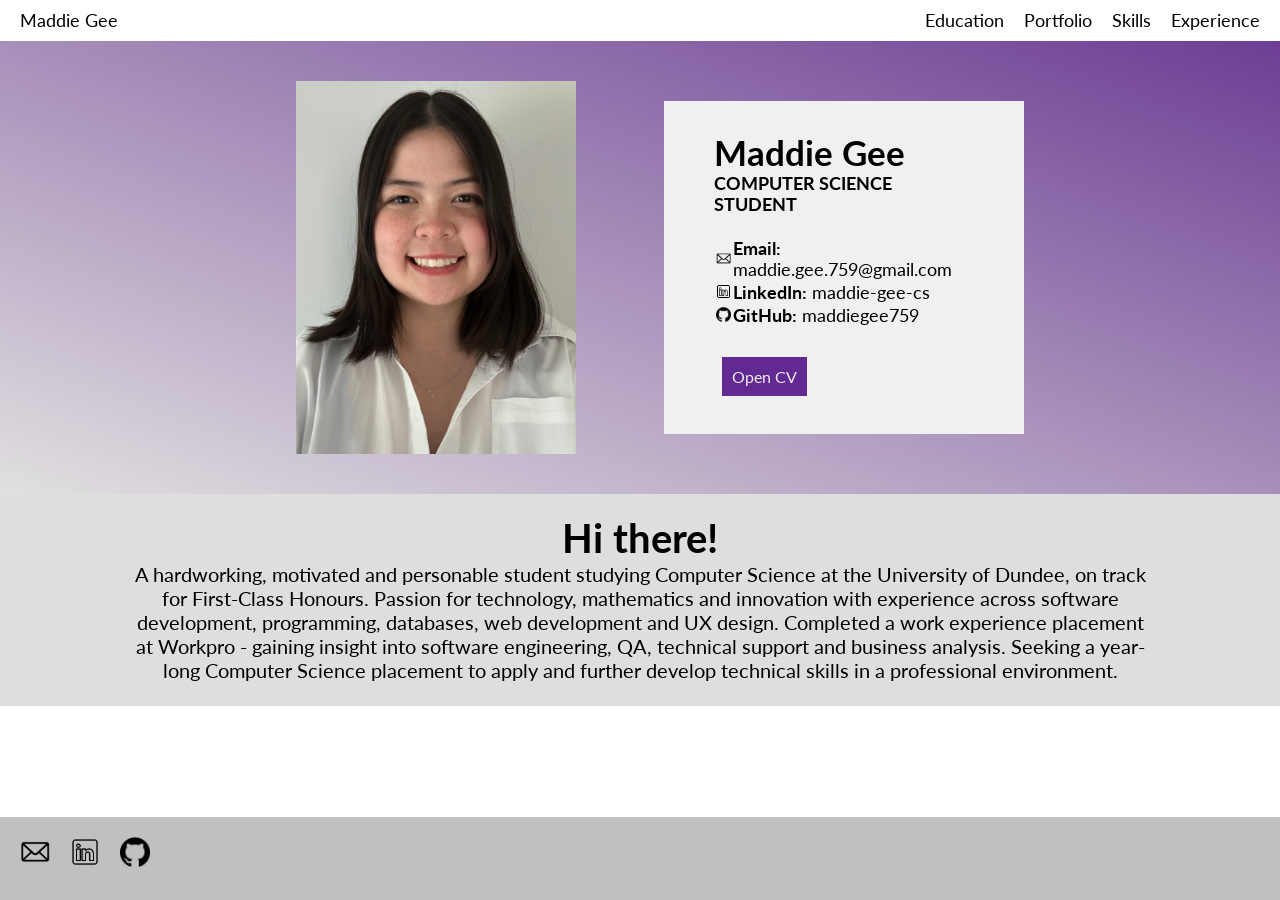
<file: index.html>
<!DOCTYPE html>
<html lang="en">
<head>
    <meta charset="UTF-8">
    <meta name="viewport" content="width=device-width, initial-scale=1.0">
    <title>Maddie Gee</title>
    <link rel="icon" type="image/x-icon" href="assets/logo.png">
    <link rel="stylesheet" href="styles.css">
    <link href='https://fonts.googleapis.com/css?family=Lato' rel='stylesheet'>
    <script defer src="scripts/navbar.js"></script>
    <script defer src="scripts/footer.js"></script>
    <base target="_blank"> <!--new tab always-->
</head>
<body>
    <div class="container">
        <div class="grid-container">
            <div>
                <!--empty left-->
            </div>
            <div class="pfp-container">
                <img src="assets/mgpfp.JPEG" alt="Maddie Gee" class="profile-pic">
            </div>
            <div>
                <!--empty middle-->
            </div>
            <div class="grid-item">
                <h1>Maddie Gee</h1>
                <h4>COMPUTER SCIENCE STUDENT</h4>
                <br>
                <table>
                    <tr>
                        <td><a href="mailto:maddie.gee.759@gmail.com"><img src="assets/emailIcon.png" alt="Email Icon" class="icon"></a></td>
                        <td><strong>Email:</strong> <a href="mailto:maddie.gee.759@gmail.com">maddie.gee.759@gmail.com</a></td>
                    </tr>
                    <tr>
                        <td><a href="https://www.linkedin.com/in/maddie-gee-cs/"><img src="assets/linkedinIcon.png" alt="LinkedIn Icon" class="icon"></a></td>
                        <td><strong>LinkedIn:</strong> <a href="https://www.linkedin.com/in/maddie-gee-cs/">maddie-gee-cs</a></td>
                    </tr>
                    <tr>
                        <td><a href="https://github.com/maddiegee759"><img src="assets/githubIcon.png" alt="GitHub Icon" class="icon"></a></td>
                        <td><strong>GitHub:</strong> <a href="https://github.com/maddiegee759">maddiegee759</a></td>
                    </tr>
                </table>

                <!-- # Source - https://stackoverflow.com/a/18676770-->
                <br>
                <button class="smallButton" onclick="window.open('Maddie_Gee_CV.pdf')"><p>Open CV</p></button>
            </div>
            <div>
                <!--empty right-->
            </div>
        </div>
    </div>

    <!-- content-->
    <div class="container2">
        <h1 style="text-align: center">Hi there!</h1>
        <div class="intro">
            <p>A hardworking, motivated and personable student studying Computer Science at the University of Dundee, on track for First-Class Honours. Passion for technology, mathematics and innovation with experience across software development, programming, databases, web development and UX design. Completed a work experience placement at Workpro - gaining insight into software engineering, QA, technical support and business analysis. Seeking a year-long Computer Science placement to apply and further develop technical skills in a professional environment.</p>
            <br>
        </div>
    </div>
    

    <!--
    <div class="heading">
        <h1>Education</h1>
    </div>
    <div class="container2">
        <h3>University of Dundee 2025-2029</h3>
        <h4>Computer Science BSc (Hons)</h4>
        <p><strong>Key strengths</strong></p>
        <ul style="list-style-type:none;">
            <li>Programming & Software Development</li>
            <li>Web Development</li>
            <li>Computer Science Theory & Mathematics</li>
            <li>UI/UX Design</li>
            <li>Databases & Computer Systems</li>
            <li>Algorithms & Problem-Solving</li>
            <li>AI & Machine Learning</li>
        </ul>

        <p><strong>Leadership & Interests</strong></p>
        <ul style="list-style-type:none;">
            <li>Founder and Co-President ‘Women in STEM’ Society (2026/27)</li>
            <li>Vice-Captain Karate (2026/27)</li>
            <li>OpSoc, Tennis, Computing Society</li>
        </ul>
        <br>
        <h3>Edinburgh College 2024-2025</h3>
        <h4>HNC: Software Development</h4>
        <p>Grade A</p>

        <div class="center">
            <button class="smallButton" onclick="window.open('education.html')"><p>Read more</p></button>
        </div>
    </div>

    <div class="heading">
        <h1>Portfolio</h1>
    </div>
    <div class="container2">
        <div class="section">
            <h3>InTheSea - Dating Website</h3>
            <div class="text-img">
                <a href="https://github.com/maddiegee759/InTheSeaDatingWebsite" target="_blank"><img src="./assets/its.png" alt="InTheSea Logo"></a>
                <p>A full stack dating website developed as part of a four-person team. Built a responsive frontend and Flask backend, with integration of the StarLoveMatch API. This project demonstrates use of external APIs, server-side development and collaborative software development.</p>                                
                <button class="tech-stack-mini"><p>HTML</p></button>
                <button class="tech-stack-mini"><p>CSS</p></button>
                <button class="tech-stack-mini"><p>JavaScript</p></button>
                <button class="tech-stack-mini"><p>Flask</p></button>
                <button class="tech-stack-mini"><p>Python</p></button>
                <button class="tech-stack-mini"><p>StarLoveMatch API</p></button>
            </div>
            <div class="center">
                <button class="smallButton" onclick="window.open('https://github.com/maddiegee759/InTheSeaDatingWebsite')"><img src="./assets/githubIconWhite.png" alt="GitHub Logo" class="icon">InTheSea</button>
            </div>
        </div>

        <div class="section">
            <div>
                <h3>Flight Path Optimisation using Dijkstra's Algorithm</h3>
                <div class="text-img">
                    <a href="https://github.com/maddiegee759/flightPathDijkstra" target="_blank"><img src="./assets/dijkstras.png" alt="Dijkstra's Algorithm Diagram"></a>
                    <p>A C program that models flight routes as a graph and uses Dijkstra's algorithm to determine the most efficient path between destinations. This project demonstrates practical application of graph theory, algorithm design and computational efficiency.</p>
                    <button class="tech-stack-mini"><p>C</p></button>
                </div>
            </div>
            <div class="center">
                <button class="smallButton" onclick="window.open('https://github.com/maddiegee759/flightPathDijkstra')"><img src="./assets/githubIconWhite.png" alt="GitHub Logo" class="icon">flightPathDijkstra</button>
            </div>
        </div>

        <div class="section">
            <div>
                <h3>Indago - Motivational Study App</h3>
                <div class="text-img">
                    <a href="https://www.figma.com/design/W0KWvjtggMyDrPI3pUkGVa/Design-Wireframes?node-id=105-416&t=jcu6RHz1TbH3QksI-0" target="_blank"><img src="./assets/indago.png" alt="Indago"></a>
                    <p>High-fidelity prototype for a motivational, study app aimed at older students. Used evidence-based methods of gamification, including point systems, badges, and progress tracking to encourage user engagement. Atomic design was a consistent priority during the design process shown through the use of reusable components and a consistent styling.</p>
                    <button class="tech-stack-mini"><p>Figma</p></button>
                    <button class="tech-stack-mini"><p>Pix2d</p></button>
                </div>
            </div>
            <div class="center">
                <button class="smallButton" onclick="window.open('https://www.figma.com/design/wQqTHBS0kqMPsyXi7RCDRn/Indago--Copy-?node-id=105-416&t=sPdwGp07fZix3O9V-1')"><img src="./assets/figmaIcon.png" alt="Figma Logo" class="icon">Indago</button>
            </div>
        </div>

        <div class="section">
            <div>
                <h3>Games Like Wordle</h3>
                <div class="text-img">
                    <a href="https://maddiegee759.github.io/gamesLikeWordle.github.io/index.html" target="_blank"><img src="./assets/dice.png" alt="gamesLikeWordle"></a>
                    <p>A simple website providing a single, convenient place to access a collection of browser-based games. Designed and developed an accessible interface and deployed the project as a live website for personal use and sharing. </p>
                    <button class="tech-stack-mini"><p>HTML</p></button>
                    <button class="tech-stack-mini"><p>CSS</p></button>
                    <button class="tech-stack-mini"><p>JavaScript</p></button>
                </div>
            </div>
            <div class="center">
                <button class="smallButton" onclick="window.open('https://github.com/maddiegee759/gamesLikeWordle.github.io')"><img src="./assets/githubIconWhite.png" alt="GitHub Logo" class="icon">gamesLikeWordle</button>            
                <button class="smallButton" onclick="window.open('https://gameslikewordle.co.uk')"><img src="./assets/web.png" alt="Web Icon" class="icon">gamesLikeWordle</button>            
            </div>
        </div>

        <div class="center">
            <button class="smallButton" onclick="window.open('portfolio.html')"><p>Read more</p></button>
        </div>
    </div>

    <div class="heading">
        <h1>Skills</h1>
    </div>
    <div class="container2">
        <p>Lorem ipsum dolor sit amet, consectetur adipiscing elit. Sed do eiusmod tempor incididunt ut labore et dolore magna aliqua.ed ut perspiciatis unde omnis iste natus error sit voluptatem accusantium doloremque laudantium, totam rem aperiam, eaque ipsa quae ab illo inventore veritatis et quasi architecto beatae vitae dicta sunt explicabo. Nemo enim ipsam voluptatem quia voluptas sit aspernatur aut odit aut fugit, sed quia consequuntur magni dolores eos qui ratione voluptatem sequi nesciunt. Neque porro quisquam est, qui dolorem ipsum quia dolor sit amet, consectetur, adipisci velit, sed quia non numquam eius modi tempora incidunt ut labore et dolore magnam aliquam quaerat voluptatem. Ut enim ad minima veniam, quis nostrum exercitationem ullam corporis suscipit laboriosam, nisi ut aliquid ex ea commodi consequatur? Quis autem vel eum iure reprehenderit qui in ea voluptate velit esse quam nihil molestiae consequatur, vel illum qui dolorem eum fugiat quo voluptas nulla pariatur?</p>
        <div class="center">
            <button class="smallButton" onclick="window.open('skills.html')"><p>Read more</p></button>
        </div>
    </div>
    
    <div class="heading">
        <h1>Experience</h1>
    </div>
    <div class="container2">
        <p>Lorem ipsum dolor sit amet, consectetur adipiscing elit. Sed do eiusmod tempor incididunt ut labore et dolore magna aliqua. ed ut perspiciatis unde omnis iste natus error sit voluptatem accusantium doloremque laudantium, totam rem aperiam, eaque ipsa quae ab illo inventore veritatis et quasi architecto beatae vitae dicta sunt explicabo. Nemo enim ipsam voluptatem quia voluptas sit aspernatur aut odit aut fugit, sed quia consequuntur magni dolores eos qui ratione voluptatem sequi nesciunt. Neque porro quisquam est, qui dolorem ipsum quia dolor sit amet, consectetur, adipisci velit, sed quia non numquam eius modi tempora incidunt ut labore et dolore magnam aliquam quaerat voluptatem. Ut enim ad minima veniam, quis nostrum exercitationem ullam corporis suscipit laboriosam, nisi ut aliquid ex ea commodi consequatur? Quis autem vel eum iure reprehenderit qui in ea voluptate velit esse quam nihil molestiae consequatur, vel illum qui dolorem eum fugiat quo voluptas nulla pariatur?</p>
        <div class="center">
            <button class="smallButton" onclick="window.open('experience.html')"><p>Read more</p></button>
        </div>
    </div>
    !-->
</body>
</html>
</file>
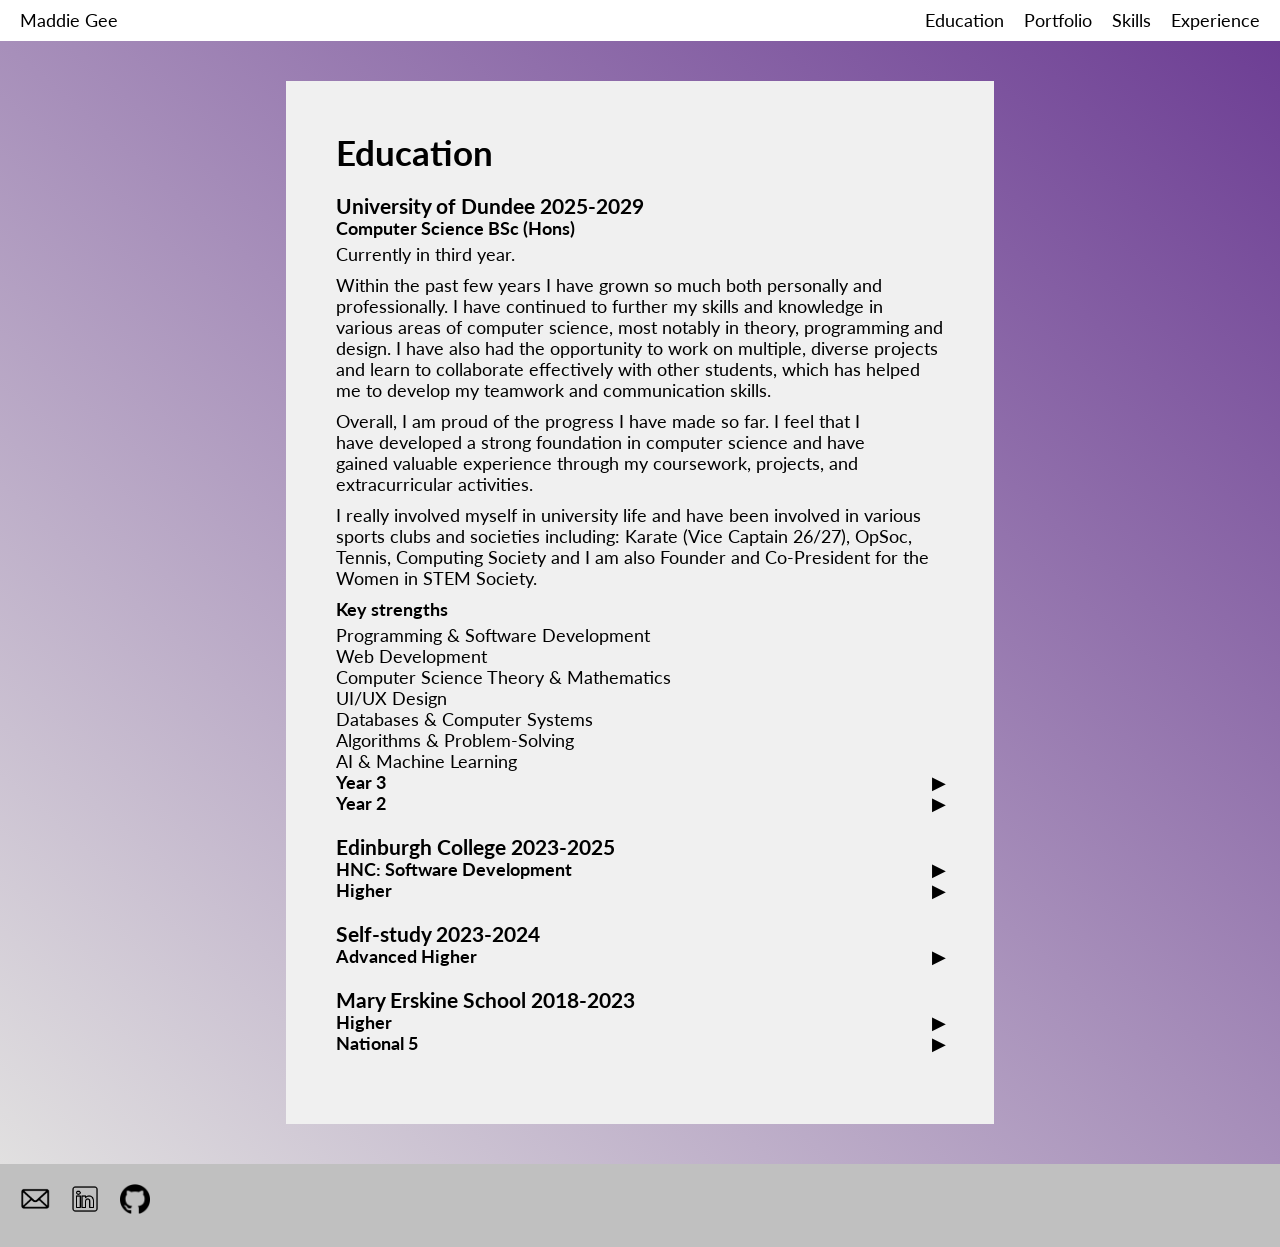
<file: education.html>
<!DOCTYPE html>
<html lang="en">
<head>
    <meta charset="UTF-8">
    <meta name="viewport" content="width=device-width, initial-scale=1.0">
    <title>Education</title>
    <link rel="icon" type="image/x-icon" href="assets/logo.png">
    <link rel="stylesheet" href="styles.css">
    <link href='https://fonts.googleapis.com/css?family=Lato' rel='stylesheet'>
    <script defer src="scripts/navbar.js"></script>
    <script defer src="scripts/footer.js"></script>
</head>
<body>    
    <div class="container">
        <div class="centre-container">
            <div>
                <!--empty left-->
            </div>
            <div class="centre-grid-item">
                <h1>Education</h1>
                <br>
                <h3>University of Dundee 2025-2029</h3>
                <h4>Computer Science BSc (Hons)</h4>
                <p>Currently in third year.</p>
                <p>Within the past few years I have grown so much both personally and professionally. I have continued to further my skills and knowledge in various areas of computer science, most notably in theory, programming and design. I have also had the opportunity to work on multiple, diverse projects and learn to collaborate effectively with other students, which has helped me to develop my teamwork and communication skills.</p>
                <p>Overall, I am proud of the progress I have made so far. I feel that I have developed a strong foundation in computer science and have gained valuable experience through my coursework, projects, and extracurricular activities.</p>
                <p>I really involved myself in university life and have been involved in various sports clubs and societies including: Karate (Vice Captain 26/27), OpSoc, Tennis, Computing Society and I am also Founder and Co-President for the Women in STEM Society.</p>
                <p><strong>Key strengths</strong></p>
                <ul style="list-style-type:none;">
                    <li>Programming & Software Development</li>
                    <li>Web Development</li>
                    <li>Computer Science Theory & Mathematics</li>
                    <li>UI/UX Design</li>
                    <li>Databases & Computer Systems</li>
                    <li>Algorithms & Problem-Solving</li>
                    <li>AI & Machine Learning</li>
                </ul>
                
                <details>
                    <summary>
                        <h4>Year 3</h4>
                        <span class="icon">▶</span>
                    </summary>
                    <div class="flex-container">
                        <div class="flex-item">Mobile App Development</div>
                        <div class="flex-item">Information and Network Security</div>
                        <div class="flex-item">Theory of Computation</div>
                    </div>
                    <div class="flex-container">
                        <div class="flex-item">Software Architecture & Development Practices</div>
                        <div class="flex-item">Industrial Team Project</div>
                    </div>
                    <br>
                </details>
                
                <details>
                    <summary>
                        <h4>Year 2</h4>
                        <span class="icon">▶</span>
                    </summary>
                    <div class="flex-container">
                        <div class="flex-item">Modern Web Stack Development (A)</div>
                        <div class="flex-item">Multi-Paradigm Programming (A)</div>
                    </div>
                    <div class="flex-container">
                        <div class="flex-item">Database Systems (A)</div>
                        <div class="flex-item">User Interface Design (A)</div>
                    </div>
                    <div class="flex-container">
                        <div class="flex-item">Mathematics for Computer Science (A)</div>
                        <div class="flex-item">Operating Systems (A)</div>
                    </div>
                    <div class="flex-container">
                        <div class="flex-item">Intro to Artificial Intelligence and ML (B)</div>
                        <div class="flex-item">Software Engineering (A)</div>
                    </div>
                    <div class="flex-container">
                        <div class="flex-item">Employability for Computing Professionals</div>
                        <div class="flex-item">Personal Development Planning</div>
                    </div>
                    <br>
                </details>

                <br>
                <h3>Edinburgh College 2023-2025</h3>
                <details>
                    <summary>
                        <h4>HNC: Software Development</h4>
                        <span class="icon">▶</span>
                    </summary>
                        <div class="flex-container"><div class="flex-item"><strong>Graded Unit (A)</strong></div></div>
                        <div class="flex-container">
                            <div class="flex-item">Agile Development: Intro</div>
                            <div class="flex-item">Computer Systems Fundamentals</div>
                            <div class="flex-item">Developing Software: Intro</div>
                        </div>
                        <div class="flex-container">
                            <div class="flex-item">Mobile Technology</div>
                            <div class="flex-item">Professionalism and Ethics in Computing</div>
                            <div class="flex-item">SQL: Intro</div>
                        </div>
                        <div class="flex-container">
                            <div class="flex-item">Object Oriented Programming</div>
                            <div class="flex-item">Programming Foundations</div>
                            <div class="flex-item">Systems Foundations</div>
                        </div>
                        <div class="flex-container">
                            <div class="flex-item">Systems Development: Intro</div>
                            <div class="flex-item">Team Working in Computing</div>
                            <div class="flex-item">Troubleshooting Computing Problems</div>
                        </div>
                        <br>
                </details>

                <details>
                    <summary>
                        <h4>Higher</h4>
                        <span class="icon">▶</span>
                    </summary>
                    <div class="flex-container">
                        <div class="flex-item-2">A - Chemistry</div>
                        <div class="flex-item-2">A - German</div>
                    </div>
                    <br>
                </details>

                <br>
                <h3>Self-study 2023-2024</h3>
                <details>
                    <summary>
                        <h4>Advanced Higher</h4>
                        <span class="icon">▶</span>
                    </summary>
                    <div class="flex-container"><div class="flex-item-2">A - Mathematics</div></div>
                    <br>
                </details>

                

                <br>
                <h3>Mary Erskine School 2018-2023</h3>
                <details>
                    <summary>
                        <h4>Higher</h4>
                        <span class="icon">▶</span>
                    </summary>
                    <div class="flex-container">
                        <div class="flex-item-2">A - Mathematics</div>
                        <div class="flex-item-2">A - English</div>
                    </div>
                    <br>
                </details>
    
                <details>
                    <summary>
                        <h4>National 5</h4>
                        <span class="icon">▶</span>
                    </summary>
                        <div class="flex-container">
                        <div class="flex-item-2">A - Mathematics</div>
                        <div class="flex-item-2">A - English</div>
                    </div>
                    <div class="flex-container">
                        <div class="flex-item-2">A - Business Management</div>
                        <div class="flex-item-2">A - Computer Science</div>
                    </div>
                    <div class="flex-container">
                        <div class="flex-item-2">A - Chemistry</div>
                        <div class="flex-item-2">A - German</div>
                    </div>
                    <div class="flex-container"><div class="flex-item-2">A - History</div></div>
                    <br>
                </details>
            </div>
            <div>
                <!--empty right-->
            </div>
        </div>
    </div>
</body>
</html>
</file>
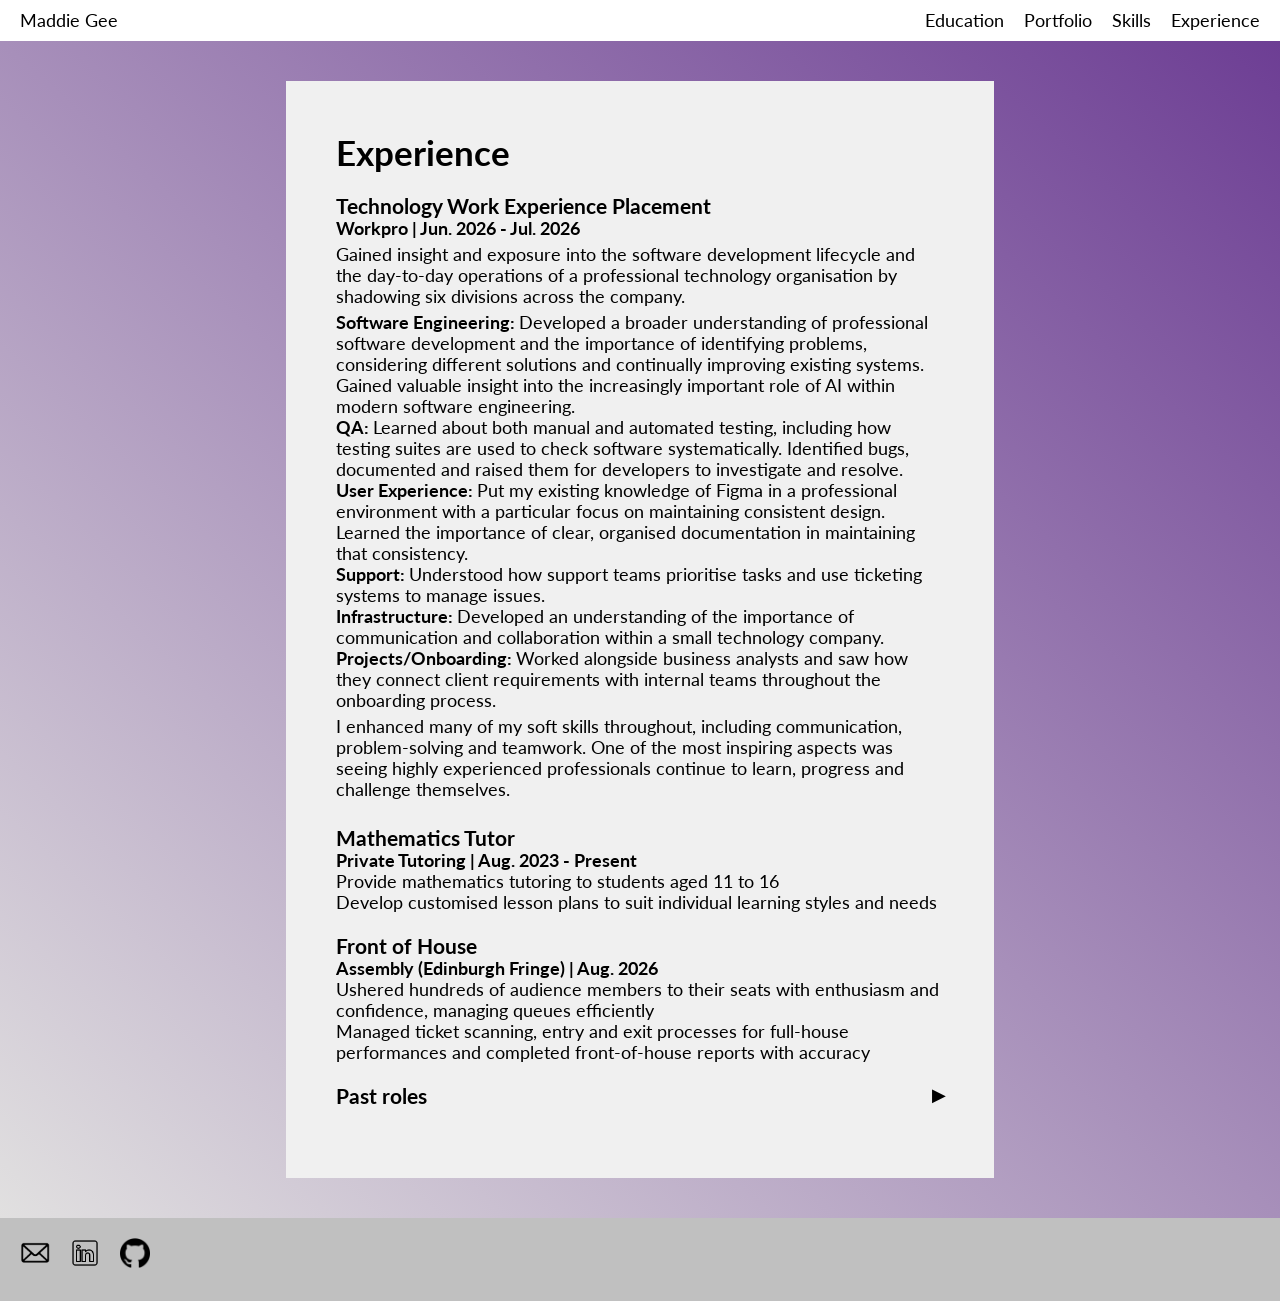
<file: experience.html>
<!DOCTYPE html>
<html lang="en">
<head>
    <meta charset="UTF-8">
    <meta name="viewport" content="width=device-width, initial-scale=1.0">
    <title>Experience</title>
    <link rel="icon" type="image/x-icon" href="assets/logo.png">
    <link rel="stylesheet" href="styles.css">
    <link href='https://fonts.googleapis.com/css?family=Lato' rel='stylesheet'>
    <script defer src="scripts/navbar.js"></script>
    <script defer src="scripts/footer.js"></script>
</head>
<body>    
    <div class="container">
        <div class="centre-container">
            <div>
                <!--empty left-->
            </div>
            <div class="centre-grid-item">
                <h1>Experience</h1>
                <br>
                <h3>Technology Work Experience Placement</h3>
                <h4>Workpro | Jun. 2026 - Jul. 2026</h4>
                <p>Gained insight and exposure into the software development lifecycle and the day-to-day operations of a professional technology organisation by shadowing six divisions across the company.</p>

                <ul style="list-style-type:none;">
                    <li><strong>Software Engineering: </strong>Developed a broader understanding of professional software development and the importance of identifying problems, considering different solutions and continually improving existing systems. Gained valuable insight into the increasingly important role of AI within modern software engineering.</li>
                    <li><strong>QA: </strong>Learned about both manual and automated testing, including how testing suites are used to check software systematically. Identified bugs, documented and raised them for developers to investigate and resolve.</li>
                    <li><strong>User Experience: </strong>Put my existing knowledge of Figma in a professional environment with a particular focus on maintaining consistent design. Learned the importance of clear, organised documentation in maintaining that consistency.</li>
                    <li><strong>Support: </strong>Understood how support teams prioritise tasks and use ticketing systems to manage issues.</li>
                    <li><strong>Infrastructure: </strong>Developed an understanding of the importance of communication and collaboration within a small technology company.</li>
                    <li><strong>Projects/Onboarding: </strong>Worked alongside business analysts and saw how they connect client requirements with internal teams throughout the onboarding process.</li>
                </ul>
                <p>I enhanced many of my soft skills throughout, including communication, problem-solving and teamwork. One of the most inspiring aspects was seeing highly experienced professionals continue to learn, progress and challenge themselves.</p>
                
                <br>
                <h3>Mathematics Tutor</h3>
                <h4>Private Tutoring | Aug. 2023 - Present</h4>
                <ul style="list-style-type:none;">
                    <li>Provide mathematics tutoring to students aged 11 to 16</li>
                    <li>Develop customised lesson plans to suit individual learning styles and needs</li>
                </ul>

                <br>
                <h3>Front of House</h3>
                <h4>Assembly (Edinburgh Fringe) | Aug. 2026</h4>
                <ul style="list-style-type:none;">
                    <li>Ushered hundreds of audience members to their seats with enthusiasm and confidence, managing queues efficiently</li>
                    <li>Managed ticket scanning, entry and exit processes for full-house performances and completed front-of-house reports with accuracy</li>
                
                </ul>

                <br>
                <details>
                    <summary>
                        <h3>Past roles</h3>
                        <span class="icon">▶</span>
                    </summary>
                    <br>
                    <h3>Bar Staff</h3>
                    <h4>Hap Solutions | Jun. 2026 - Present</h4>
                    <ul style="list-style-type:none;">
                        <li>Work across multiple bar and event venues in Scotland, serving alcoholic and non-alcoholic drinks</li>
                        <li>Collaborate with other team members to ensure smooth, high-volume service</li>
                    </ul>
                    <br>
                    <h3>Food Server</h3>
                    <h4>Craigie's Farming Deli & Café | Jun. 2025 - Aug. 2025</h4>
                    <ul style="list-style-type:none;">
                        <li>Took orders, served food and processed payments</li>
                        <li>Upheld cleanliness and customer service standards</li>
                    </ul>

                    <br>
                    <h3>Food Server</h3>
                    <h4>Ravelston Golf Club | Jul. 2024 - Aug. 2025</h4>
                    <ul style="list-style-type:none;">
                        <li>Prepared and served lunch, home baking and drinks</li>   
                        <li>Responsible for closing duties including cleaning, preparing for the next day, cashing up</li>
                    </ul>

                    <br>
                    <h3>Café Volunteer</h3>
                    <h4>St Columba's Hospice Care | Jun. 2023 - Aug. 2025</h4>
                    <ul style="list-style-type:none;">
                        <li>Volunteered in the cafe weekly, serving customers and handling transactions</li>
                        <li>Maintained a clean and welcoming environment for visitors</li>
                    </ul>

                    <br>
                    <h3>Admin and Accounts Assistant</h3>
                    <h4>Bond Chartered Accountants | Jun. 2023 - Nov. 2024</h4>
                    <ul style="list-style-type:none;">
                        <li>Assisted in personal tax filings and documentation preparation</li>
                        <li>Facilitated clients with queries through telephone and email</li>
                        <li>Collaborated with senior accountants on client tax planning</li>
                    </ul>
                </details>
            </div>
            <div>
                <!--empty right-->
            </div>
        </div>
    </div>
</body>
</html>
</file>
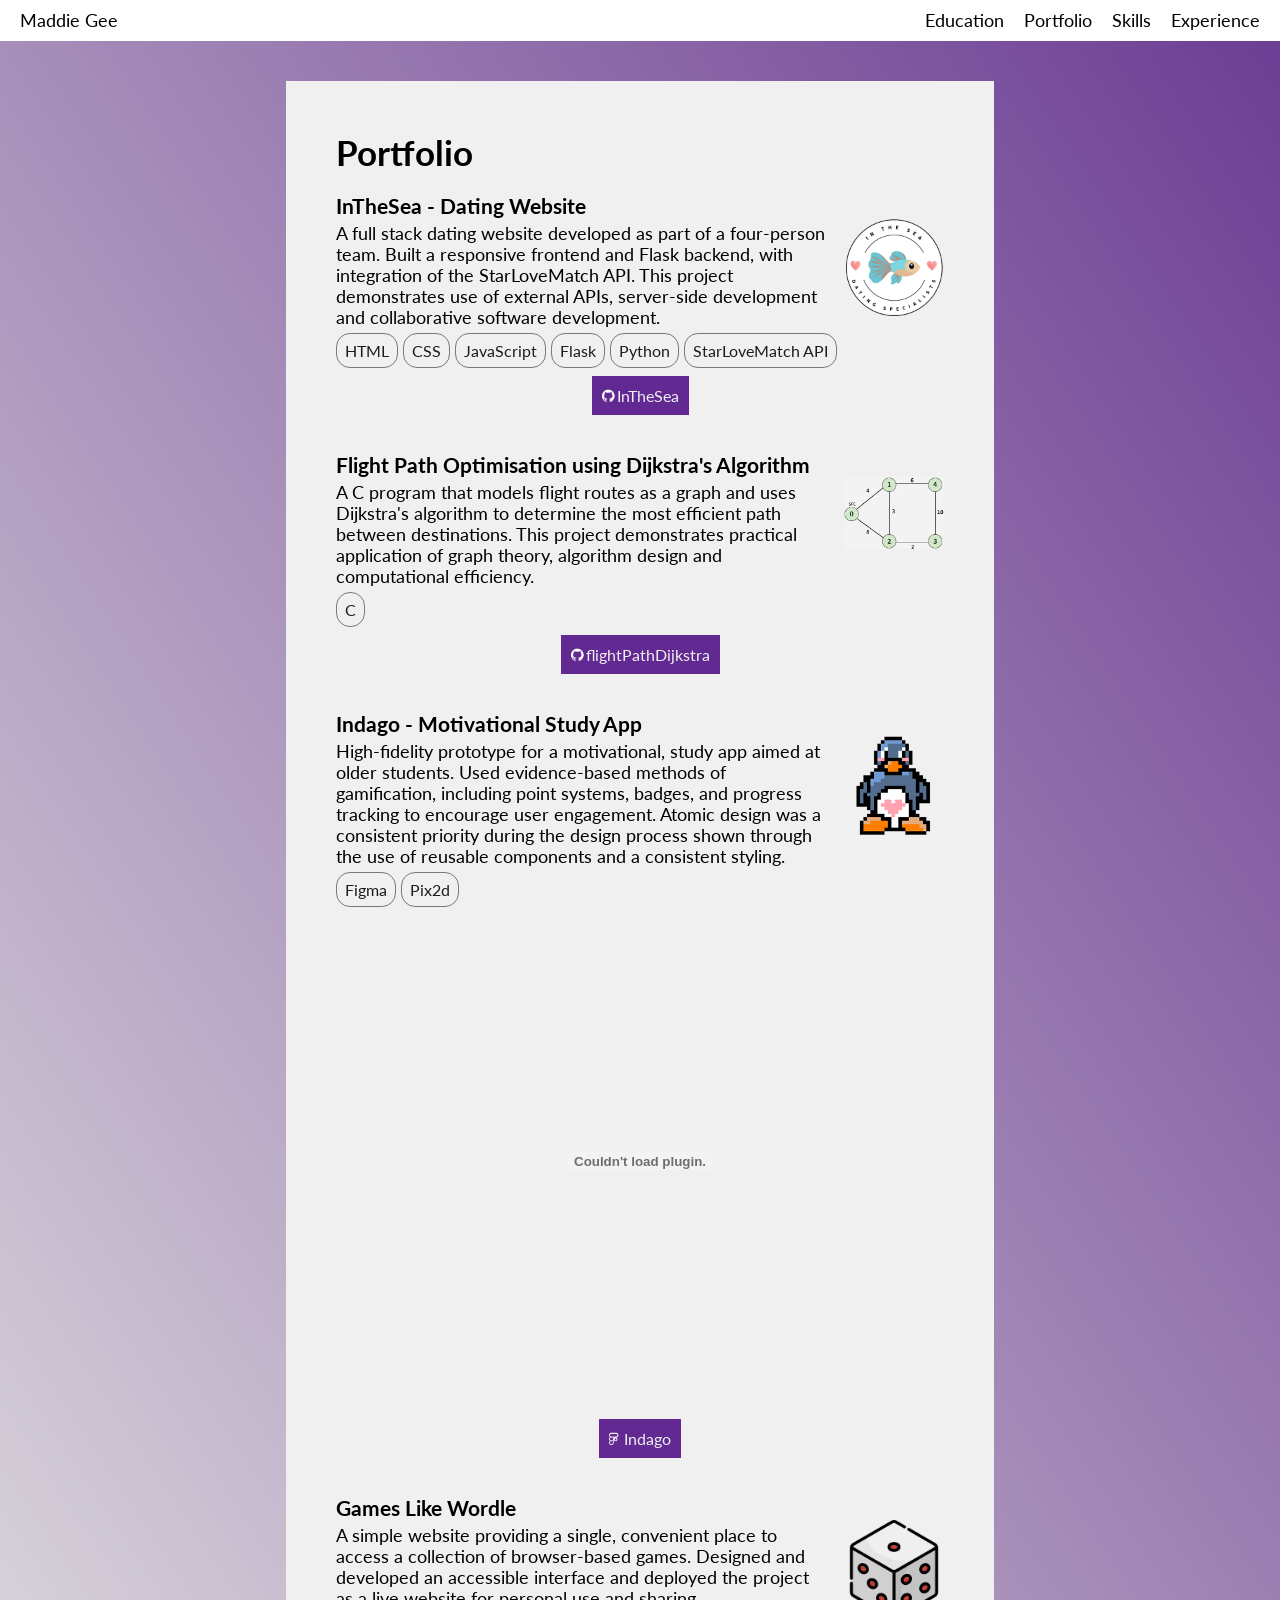
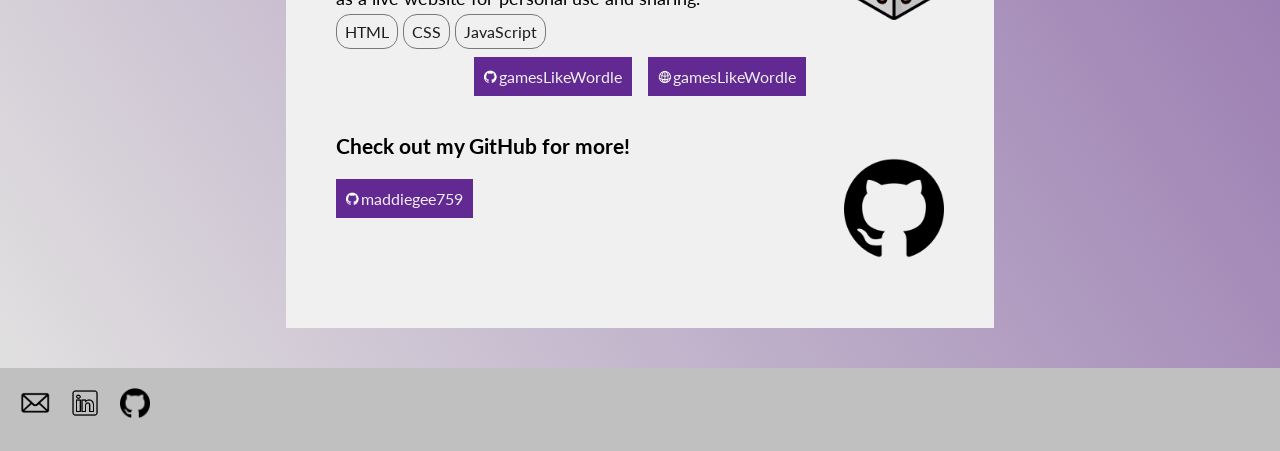
<file: portfolio.html>
<!DOCTYPE html>
<html lang="en">
<head>
    <meta charset="UTF-8">
    <meta name="viewport" content="width=device-width, initial-scale=1.0">
    <title>Portfolio</title>
    <link rel="icon" type="image/x-icon" href="assets/logo.png">
    <link rel="stylesheet" href="styles.css">
    <link href='https://fonts.googleapis.com/css?family=Lato' rel='stylesheet'>
    <script defer src="scripts/navbar.js"></script>
    <script defer src="scripts/footer.js"></script>
</head>
<body>    
    <div class="container">
        <div class="centre-container">
            <div>
                <!--empty left-->
            </div>
            <div class="centre-grid-item">
                <h1>Portfolio</h1>
                <br>
                
                <div> <!-- main -->
                    <div>
                        <div>
                            <h3>InTheSea - Dating Website</h3>
                            <div class="text-img">
                                <a href="https://github.com/maddiegee759/InTheSeaDatingWebsite" target="_blank"><img src="./assets/its.png" alt="InTheSea Logo"></a>
                                <p>A full stack dating website developed as part of a four-person team. Built a responsive frontend and Flask backend, with integration of the StarLoveMatch API. This project demonstrates use of external APIs, server-side development and collaborative software development.</p>                                
                                <button class="tech-stack-mini"><p>HTML</p></button>
                                <button class="tech-stack-mini"><p>CSS</p></button>
                                <button class="tech-stack-mini"><p>JavaScript</p></button>
                                <button class="tech-stack-mini"><p>Flask</p></button>
                                <button class="tech-stack-mini"><p>Python</p></button>
                                <button class="tech-stack-mini"><p>StarLoveMatch API</p></button>
                            </div>
                        </div>
                        <div class="center">
                            <button class="smallButton" onclick="window.open('https://github.com/maddiegee759/InTheSeaDatingWebsite')"><img src="./assets/githubIconWhite.png" alt="GitHub Logo" class="icon">InTheSea</button>
                        </div>
                    </div>

                    <div class="section">
                        <div>
                            <h3>Flight Path Optimisation using Dijkstra's Algorithm</h3>
                            <div class="text-img">
                                <a href="https://github.com/maddiegee759/flightPathDijkstra" target="_blank"><img src="./assets/dijkstras.png" alt="Dijkstra's Algorithm Diagram"></a>
                                <p>A C program that models flight routes as a graph and uses Dijkstra's algorithm to determine the most efficient path between destinations. This project demonstrates practical application of graph theory, algorithm design and computational efficiency.</p>
                                <button class="tech-stack-mini"><p>C</p></button>
                            </div>
                        </div>
                        <div class="center">
                            <button class="smallButton" onclick="window.open('https://github.com/maddiegee759/flightPathDijkstra')"><img src="./assets/githubIconWhite.png" alt="GitHub Logo" class="icon">flightPathDijkstra</button>
                        </div>
                    </div>

                    <div class="section">
                        <div>
                            <h3>Indago - Motivational Study App</h3>
                            <div class="text-img">
                                <a href="https://www.figma.com/design/W0KWvjtggMyDrPI3pUkGVa/Design-Wireframes?node-id=105-416&t=jcu6RHz1TbH3QksI-0" target="_blank"><img src="./assets/indago.png" alt="Indago"></a>
                                <p>High-fidelity prototype for a motivational, study app aimed at older students. Used evidence-based methods of gamification, including point systems, badges, and progress tracking to encourage user engagement. Atomic design was a consistent priority during the design process shown through the use of reusable components and a consistent styling.</p>
                                <button class="tech-stack-mini"><p>Figma</p></button>
                                <button class="tech-stack-mini"><p>Pix2d</p></button>

                                <!-- decide whether to remove-->
                                <!--<button class="smallButton" onclick="window.open('https://1drv.ms/p/c/318b7bc4db15ebf2/IQAcrbngzEIgQ47_6UO4HWmQATSgxECDE3C-N3yQh7gn4wk')">🔗 Link to Presentation</button>-->
                                
                                
                                <embed src="./assets/Team15_UxPresentation.pdf" type="application/pdf" width="100%" height="500px" style="padding-top:8px"/>
                        
                            </div>
                        </div>
                        <div class="center">
                            <button class="smallButton" onclick="window.open('https://www.figma.com/design/wQqTHBS0kqMPsyXi7RCDRn/Indago--Copy-?node-id=105-416&t=sPdwGp07fZix3O9V-1')"><img src="./assets/figmaIcon.png" alt="Figma Logo" class="icon">Indago</button>
                        </div>
                    </div>

                    <div class="section">
                        <div>
                            <h3>Games Like Wordle</h3>
                            <div class="text-img">
                                <a href="https://maddiegee759.github.io/gamesLikeWordle.github.io/index.html" target="_blank"><img src="./assets/dice.png" alt="gamesLikeWordle"></a>
                                <p>A simple website providing a single, convenient place to access a collection of browser-based games. Designed and developed an accessible interface and deployed the project as a live website for personal use and sharing. </p>
                                <button class="tech-stack-mini"><p>HTML</p></button>
                                <button class="tech-stack-mini"><p>CSS</p></button>
                                <button class="tech-stack-mini"><p>JavaScript</p></button>
                            </div>
                        </div>
                        <div class="center">
                            <button class="smallButton" onclick="window.open('https://github.com/maddiegee759/gamesLikeWordle.github.io')"><img src="./assets/githubIconWhite.png" alt="GitHub Logo" class="icon">gamesLikeWordle</button>
                            
                            <button class="smallButton" onclick="window.open('https://gameslikewordle.co.uk')"><img src="./assets/web.png" alt="Web Icon" class="icon">gamesLikeWordle</button>
                            
                        </div>
                    </div>

                    <div class="section">
                        <div>
                            <h3>Check out my GitHub for more!</h3>
                            <div class="text-img">
                                <a href="https://github.com/maddiegee759" target="_blank"><img src="./assets/githubIcon.png" alt="GitHub Icon"></a>
                            </div>
                        </div>
                        <br>
                        <button class="smallButton" style="margin:0px" onclick="window.open('https://github.com/maddiegee759')"><img src="./assets/githubIconWhite.png" alt="GitHub Logo" class="icon">maddiegee759</button>
                    </div>
                </div>                       
            </div>
        </div>
    </div>
</body>
</html>
</file>
<file: styles.css>
/*navbar start*/

*,
*::before,
*::after {
    box-sizing: border-box;
    margin: 0;
    padding: 0;
}

:root {
    --off-white: #f0f0f0;
    --light-grey: #e1e0e0;
    --dark-purple: #6d3e94;
    --black: #000;
}

body {
    background-color: var(--light-grey);
    min-height: 100vh;
    display: flex;
    flex-direction: column;
    text-wrap: pretty;
}

.navbar {
    /*background-color same as body*/
    display: flex;
    align-items: center;
    justify-content: space-between;
    padding: 10px 20px;
    gap: 20px;
}

.navbar-brand a,
.nav-menu a {
    text-decoration: none;
    color: var(--black);
}

.nav-menu {
    margin-left: auto;
    display: flex;
    gap: 20px;
}

.nav-toggle {
    display: none;
    background: transparent;
    /*border: 1px solid var(--black);*/
    border-radius: 4px;
    padding: 8px 12px;
    cursor: pointer;
}

.navbar ul {
    display: flex;
    justify-content: space-around;
}

.navbar ul li {
    list-style: none;
    border-radius: 4px;
    position: relative;
}

.navbar ul li a {
    text-decoration: none;
    color: var(--black);
    padding: 10px;
    display: inline-block;
    width: 100%;
}

button {
    background: transparent;
    border: none;
    font-family: 'Lato';
    padding: 10px;
    font-size: 1rem;
}

.navbar ul .sub-menu {
    visibility: hidden;
    opacity: 0;
    position: absolute;
    top: 100%;
    left: 0;
    transition: opacity 0.5s ease;
    display: block;
    background-color: var(--white);
}

.navbar ul .nav-item:hover > .sub-menu,
.navbar ul .nav-item:focus-within > .sub-menu {
    visibility: visible;
    opacity: 1;
}

@media (min-width: 768px) {
    .navbar ul .sub-menu {
        min-width: 180px;
    }
}

@media (max-width: 767px) {
    .navbar {
        flex-wrap: wrap;
    }

    .nav-toggle {
        display: inline-block;
    }

    .nav-menu {
        display: none;
        width: 100%;
        margin-left: 0;
        flex-direction: column;
        gap: 0;
    }

    .nav-menu.is-open {
        display: flex;
    }

    .nav-menu a {
        padding: 10px 0;
    }
}
/*navbar end*/

/*body start*/
body {
    font-family: 'Lato';
    background-color: (var(--off-white));
    margin: 0px;
    font-size: 110%;
}
/*body end*/

/*p start*/
p {
    font-family: 'Lato';
    background-color: (var(--off-white));
    margin: 0px;
}
/*p end*/

/*container start*/
.container {
    background-image: linear-gradient(to top right,var(--light-grey) , var(--dark-purple));
    margin: 0px;
    padding: 20px;
    position: relative;
    width: 100%;
}

.pfp-container {
    display: flex;
    justify-content: center;
    align-items: center;
}

.grid-container {
    display: grid;
    grid-template-columns: 18% 30% 4% 30% 18%;
    padding: 20px;
}

.grid-item {
    /* NEED MORE PADDING */
    padding: 30px 50px 30px 50px;
    background-color: var(--off-white);
    margin: auto;
}

.profile-pic {
    width: 280px;
    height: auto;
    margin: auto;
}

.icon {
    width: 15px;
    height: auto;
}


@media (max-width: 767px) {
    .profile-pic {
        width: 180px;
        height: auto;
        margin: auto;
    }
}
a:link {
    color: black;
    background-color: transparent;
    text-decoration: none;
}

a:visited {
    color: black;
    background-color: transparent;
    text-decoration: none;
}

a:hover {
    color: var(--dark-purple);
    background-color: transparent;
    text-decoration: underline;
}

a:active {
    color: blue;
    background-color: transparent;
    text-decoration: underline;
}

.container2 {
    background-color: #dedede;
    margin: 0px;
    position: relative;
    width: 100%;
    font-size: 20px;
    padding: 20px 10% 0px 10%;
}

h1 {
    font-family: 'Lato';
}

h2 {
    font-family: 'Lato';
    text-align: center;
}

.intro {
    text-align: center;
}

.heading {
    text-align: center;
    /*font-size: 20px;*/
    background-color: var(--dark-purple);
    padding: 20px;
}

/* centre white block with ombre background (.container)*/
.centre-container {
    display: grid;
    grid-template-columns: 20% 60% 20%;
    padding: 20px 30px;
}

.centre-grid-item {
    padding: 50px 50px 70px 50px;
    background-color: var(--off-white);
    margin: auto;
    width: 100%;
    min-width: 0;
    
}

.centre-container p {
    padding: 5px 0px;
}


/*container end*/

/*smallButton button start*/
.smallButton {
    background-color: #622992;
    color: var(--off-white);
    margin-top:12px;
    margin: 8px;
}

.smallButton:hover {
    cursor:pointer;
}
/*smallButton button end*/

/*footer start*/
.footer {
    background-color: silver;
    margin-top: auto;
    padding: 10px 10px 20px 10px;
    width: 100%;
    display: flex;
    flex-direction: row;
    align-items: center;
}

.footer-icon {
    border: none;
    background-color: transparent;    
}
/*footer end*/

.center {
    display: flex;
    justify-content: center;
    align-items: center;
}

/*collapse start*/
details {
    user-select: none;
}

details>summary span.icon {
    width: 12px;
    height: 12px;
    transition: all 0.3s;
    margin-left: auto;
}

details[open] summary span.icon {
    transform: rotate(90deg);
}

summary {
    display: flex;
    cursor: pointer;
}

summary::-webkit-details-marker {
    display: none;
}
/*collapse end*/

/*flex table start copied from w3 schools*/
* {
    box-sizing: border-box;
}

.flex-container {
    display: flex;
    flex-direction: row;
}

.flex-item {
    padding-top: 20px;
    text-align: center;
    width: 100%;
}

.flex-item-2 {
    padding: 7px 0px;
    text-align: left;
    width: 100%
}

/* On screens that are 600px wide or less, make the columns stack on top of each other instead of next to each other */
@media (max-width: 1200px) {
.flex-container {
    flex-direction: column;
}
}
/*flex table end*/

/*skills flex*/

.flex-container-skills {
    display: grid;
    grid-template-columns: repeat(auto-fit, minmax(90px, 1fr));
    gap: 8px;
}

.flex-item-skills {
    padding-top: 20px;
    text-align: center;
    width: 100%;
}

.flex-container-skills button {
    min-width: 0;
    width: 100%;
}

@media (max-width: 900px) {
.flex-container-skills {
    flex-direction: column;
}
}
/*skills flex end*/

/*portfolio page*/

.section {
    padding-top: 30px;
}


.text-img img {
    float: right;
    margin-left: 15px;
    width: 100px;
    height: auto;
}

.tech-stack-mini {
    color: #1C1C1C;
    background: transparent;
    border-radius: 14px;
    padding: 2px 8px;
    border: 1px solid #787878;
}


/*portfolio end*/

.skills-icon {
    width: auto;
    height: 60px;
}

.split-third {
    width: auto;
}

.split-third img {
    height: 100px;
}
</file>
